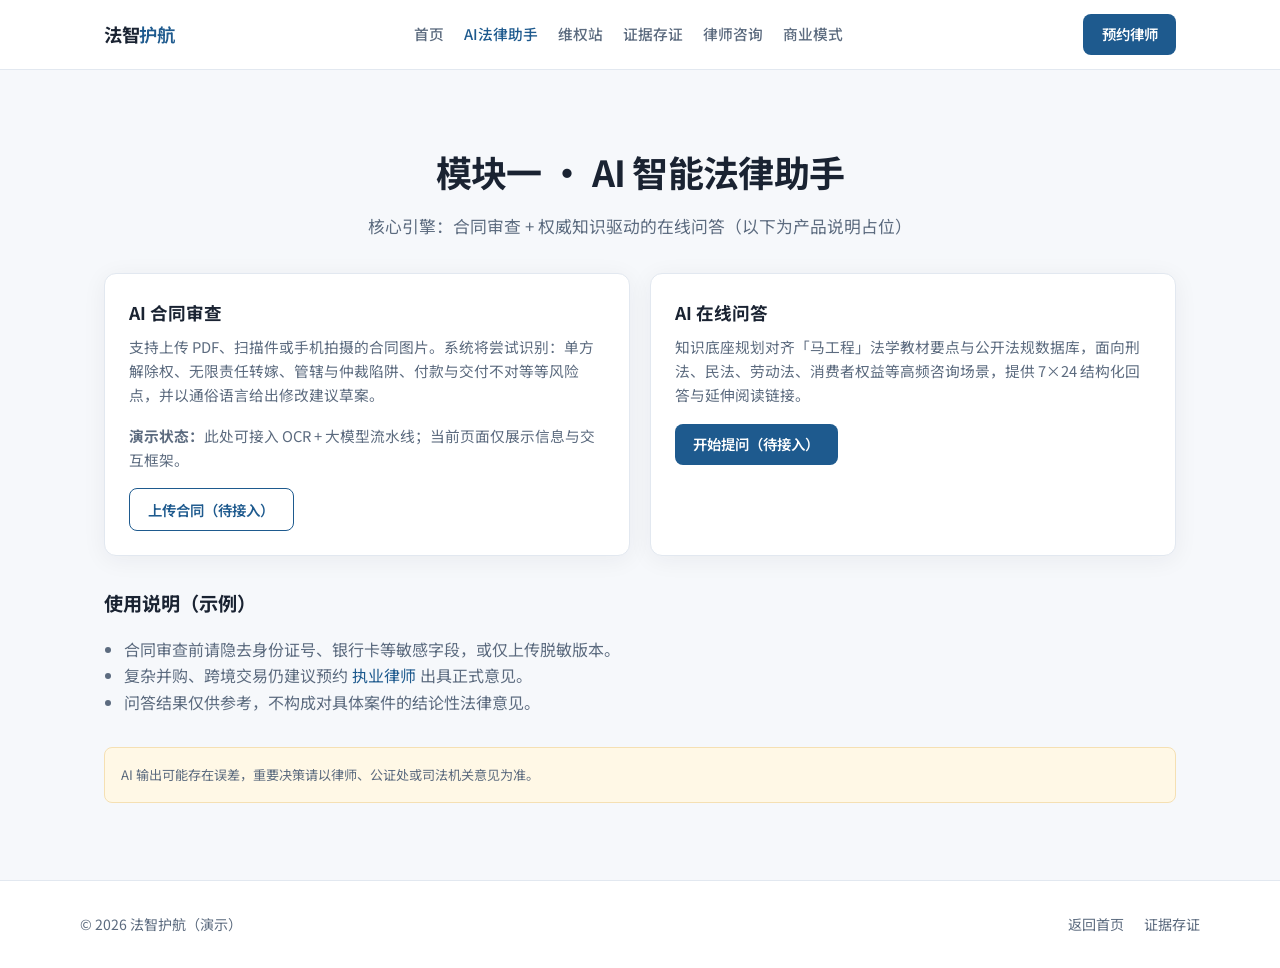
<file: ai-assistant.html>
<!DOCTYPE html>
<html lang="zh-CN">
  <head>
    <meta charset="UTF-8" />
    <meta name="viewport" content="width=device-width, initial-scale=1" />
    <title>AI 智能法律助手 — 法智护航</title>
    <link rel="preconnect" href="https://fonts.googleapis.com" />
    <link rel="preconnect" href="https://fonts.gstatic.com" crossorigin />
    <link
      href="https://fonts.googleapis.com/css2?family=Noto+Sans+SC:wght@400;500;600;700&display=swap"
      rel="stylesheet"
    />
    <link rel="stylesheet" href="assets/css/style.css" />
  </head>
  <body>
    <div class="layout">
      <header class="site-header">
        <div class="header-inner">
          <a class="logo" href="index.html">法智<span>护航</span></a>
          <nav class="nav-main" aria-label="主导航">
            <a href="index.html">首页</a>
            <a href="ai-assistant.html" class="active">AI法律助手</a>
            <a href="rights-station.html">维权站</a>
            <a href="evidence-center.html">证据存证</a>
            <a href="lawyer-booking.html">律师咨询</a>
            <a href="business-model.html">商业模式</a>
          </nav>
          <a class="btn btn-primary" href="lawyer-booking.html">预约律师</a>
        </div>
      </header>

      <main>
        <div class="page-hero">
          <h1>模块一 · AI 智能法律助手</h1>
          <p class="lead">核心引擎：合同审查 + 权威知识驱动的在线问答（以下为产品说明占位）</p>
        </div>

        <div class="card-grid" style="margin-bottom: 2rem">
          <article class="card">
            <h3>AI 合同审查</h3>
            <p>
              支持上传 PDF、扫描件或手机拍摄的合同图片。系统将尝试识别：单方解除权、无限责任转嫁、管辖与仲裁陷阱、付款与交付不对等等风险点，并以通俗语言给出修改建议草案。
            </p>
            <p><strong>演示状态：</strong>此处可接入 OCR + 大模型流水线；当前页面仅展示信息与交互框架。</p>
            <a class="btn btn-outline" href="#">上传合同（待接入）</a>
          </article>
          <article class="card">
            <h3>AI 在线问答</h3>
            <p>
              知识底座规划对齐「马工程」法学教材要点与公开法规数据库，面向刑法、民法、劳动法、消费者权益等高频咨询场景，提供 7×24 结构化回答与延伸阅读链接。
            </p>
            <a class="btn btn-primary" href="#">开始提问（待接入）</a>
          </article>
        </div>

        <div class="prose">
          <h2>使用说明（示例）</h2>
          <ul>
            <li>合同审查前请隐去身份证号、银行卡等敏感字段，或仅上传脱敏版本。</li>
            <li>复杂并购、跨境交易仍建议预约 <a href="lawyer-booking.html">执业律师</a> 出具正式意见。</li>
            <li>问答结果仅供参考，不构成对具体案件的结论性法律意见。</li>
          </ul>
        </div>

        <p class="disclaimer">
          AI 输出可能存在误差，重要决策请以律师、公证处或司法机关意见为准。
        </p>
      </main>

      <footer class="site-footer">
        <div class="footer-inner">
          <span>© 2026 法智护航（演示）</span>
          <div class="footer-links">
            <a href="index.html">返回首页</a>
            <a href="evidence-center.html">证据存证</a>
          </div>
        </div>
      </footer>
    </div>
  </body>
</html>
</file>
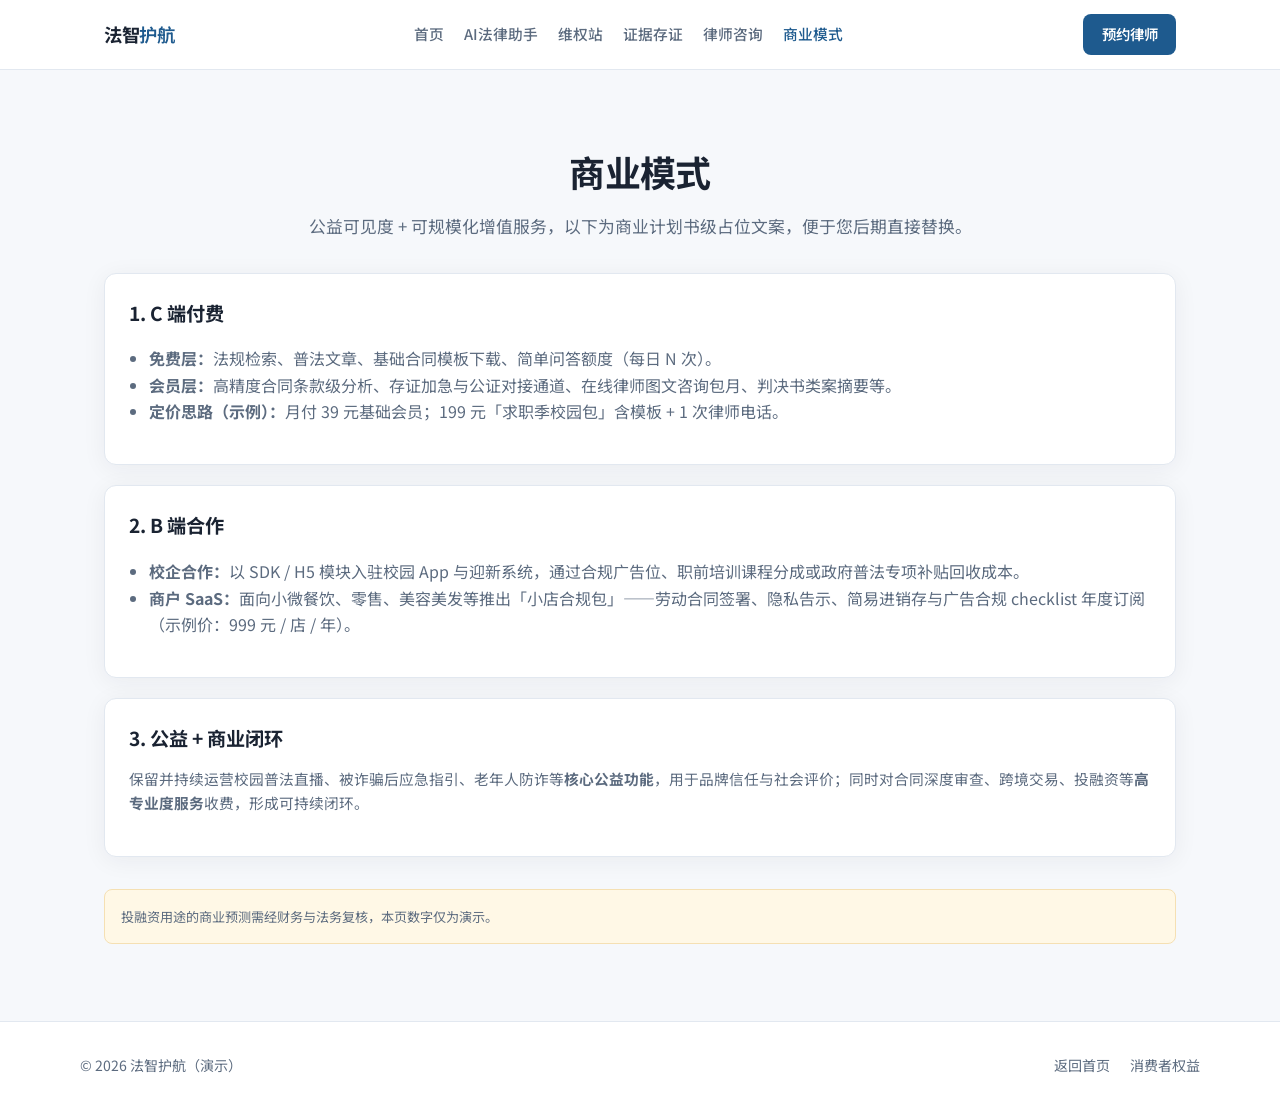
<file: business-model.html>
<!DOCTYPE html>
<html lang="zh-CN">
  <head>
    <meta charset="UTF-8" />
    <meta name="viewport" content="width=device-width, initial-scale=1" />
    <title>商业模式 — 法智护航</title>
    <link rel="preconnect" href="https://fonts.googleapis.com" />
    <link rel="preconnect" href="https://fonts.gstatic.com" crossorigin />
    <link
      href="https://fonts.googleapis.com/css2?family=Noto+Sans+SC:wght@400;500;600;700&display=swap"
      rel="stylesheet"
    />
    <link rel="stylesheet" href="assets/css/style.css" />
  </head>
  <body>
    <div class="layout">
      <header class="site-header">
        <div class="header-inner">
          <a class="logo" href="index.html">法智<span>护航</span></a>
          <nav class="nav-main" aria-label="主导航">
            <a href="index.html">首页</a>
            <a href="ai-assistant.html">AI法律助手</a>
            <a href="rights-station.html">维权站</a>
            <a href="evidence-center.html">证据存证</a>
            <a href="lawyer-booking.html">律师咨询</a>
            <a href="business-model.html" class="active">商业模式</a>
          </nav>
          <a class="btn btn-primary" href="lawyer-booking.html">预约律师</a>
        </div>
      </header>

      <main>
        <div class="page-hero">
          <h1>商业模式</h1>
          <p class="lead">公益可见度 + 可规模化增值服务，以下为商业计划书级占位文案，便于您后期直接替换。</p>
        </div>

        <div class="prose" style="max-width: none">
          <article class="card" style="margin-bottom: 1.25rem">
            <h2 style="margin-top: 0">1. C 端付费</h2>
            <ul>
              <li><strong>免费层：</strong>法规检索、普法文章、基础合同模板下载、简单问答额度（每日 N 次）。</li>
              <li>
                <strong>会员层：</strong>高精度合同条款级分析、存证加急与公证对接通道、在线律师图文咨询包月、判决书类案摘要等。
              </li>
              <li><strong>定价思路（示例）：</strong>月付 39 元基础会员；199 元「求职季校园包」含模板 + 1 次律师电话。</li>
            </ul>
          </article>

          <article class="card" style="margin-bottom: 1.25rem">
            <h2 style="margin-top: 0">2. B 端合作</h2>
            <ul>
              <li>
                <strong>校企合作：</strong>以 SDK / H5 模块入驻校园 App 与迎新系统，通过合规广告位、职前培训课程分成或政府普法专项补贴回收成本。
              </li>
              <li>
                <strong>商户 SaaS：</strong>面向小微餐饮、零售、美容美发等推出「小店合规包」——劳动合同签署、隐私告示、简易进销存与广告合规 checklist 年度订阅（示例价：999 元 / 店 / 年）。
              </li>
            </ul>
          </article>

          <article class="card">
            <h2 style="margin-top: 0">3. 公益 + 商业闭环</h2>
            <p>
              保留并持续运营校园普法直播、被诈骗后应急指引、老年人防诈等<strong>核心公益功能</strong>，用于品牌信任与社会评价；同时对合同深度审查、跨境交易、投融资等<strong>高专业度服务</strong>收费，形成可持续闭环。
            </p>
          </article>
        </div>

        <p class="disclaimer">投融资用途的商业预测需经财务与法务复核，本页数字仅为演示。</p>
      </main>

      <footer class="site-footer">
        <div class="footer-inner">
          <span>© 2026 法智护航（演示）</span>
          <div class="footer-links">
            <a href="index.html">返回首页</a>
            <a href="consumer-rights.html">消费者权益</a>
          </div>
        </div>
      </footer>
    </div>
  </body>
</html>
</file>
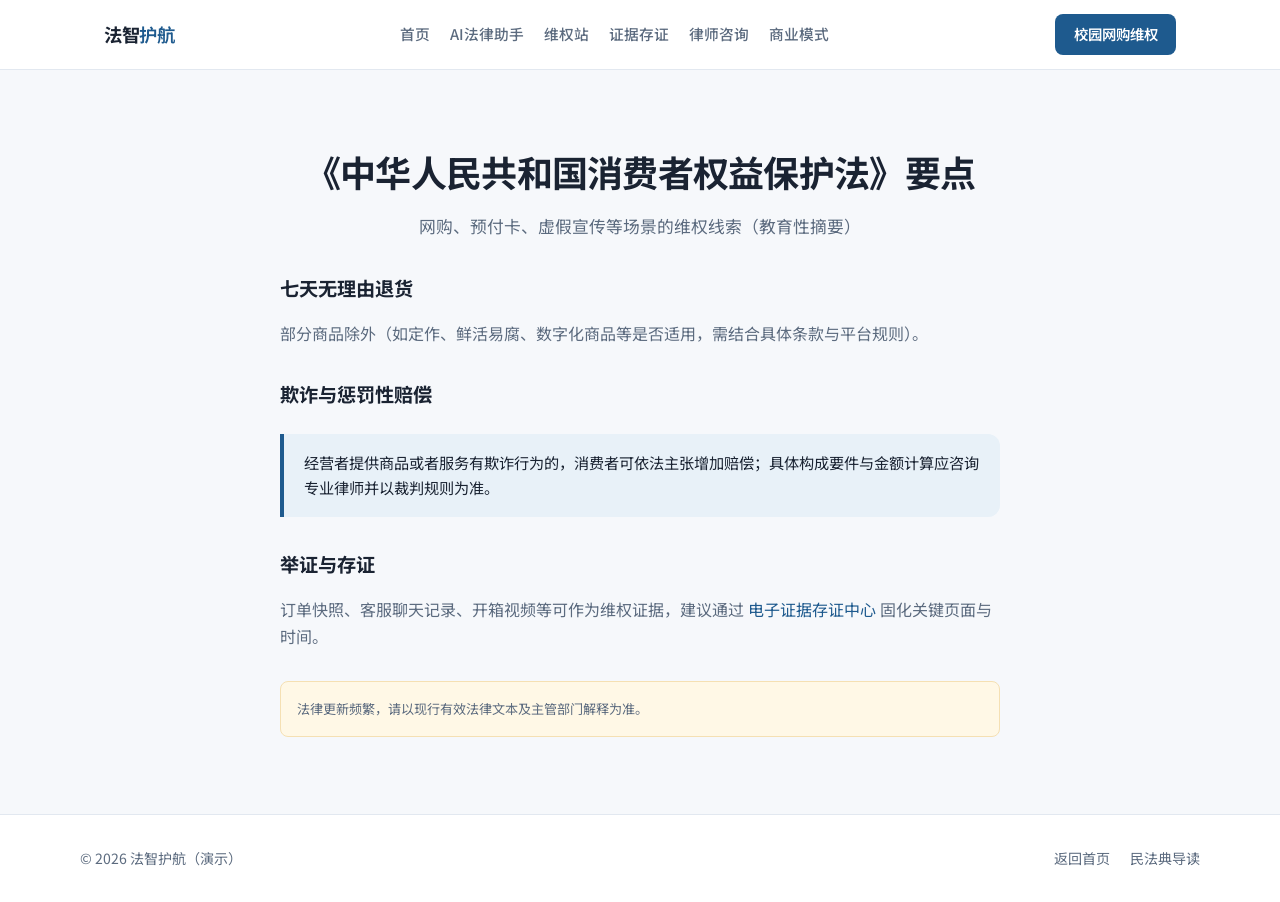
<file: consumer-rights.html>
<!DOCTYPE html>
<html lang="zh-CN">
  <head>
    <meta charset="UTF-8" />
    <meta name="viewport" content="width=device-width, initial-scale=1" />
    <title>消费者权益保护要点 — 法智护航</title>
    <link rel="preconnect" href="https://fonts.googleapis.com" />
    <link rel="preconnect" href="https://fonts.gstatic.com" crossorigin />
    <link
      href="https://fonts.googleapis.com/css2?family=Noto+Sans+SC:wght@400;500;600;700&display=swap"
      rel="stylesheet"
    />
    <link rel="stylesheet" href="assets/css/style.css" />
  </head>
  <body>
    <div class="layout">
      <header class="site-header">
        <div class="header-inner">
          <a class="logo" href="index.html">法智<span>护航</span></a>
          <nav class="nav-main" aria-label="主导航">
            <a href="index.html">首页</a>
            <a href="ai-assistant.html">AI法律助手</a>
            <a href="rights-station.html">维权站</a>
            <a href="evidence-center.html">证据存证</a>
            <a href="lawyer-booking.html">律师咨询</a>
            <a href="business-model.html">商业模式</a>
          </nav>
          <a class="btn btn-primary" href="rights-station.html">校园网购维权</a>
        </div>
      </header>

      <main>
        <div class="page-hero">
          <h1>《中华人民共和国消费者权益保护法》要点</h1>
          <p class="lead">网购、预付卡、虚假宣传等场景的维权线索（教育性摘要）</p>
        </div>

        <div class="prose">
          <h2>七天无理由退货</h2>
          <p>部分商品除外（如定作、鲜活易腐、数字化商品等是否适用，需结合具体条款与平台规则）。</p>

          <h2>欺诈与惩罚性赔偿</h2>
          <div class="law-quote">
            经营者提供商品或者服务有欺诈行为的，消费者可依法主张增加赔偿；具体构成要件与金额计算应咨询专业律师并以裁判规则为准。
          </div>

          <h2>举证与存证</h2>
          <p>订单快照、客服聊天记录、开箱视频等可作为维权证据，建议通过 <a href="evidence-center.html">电子证据存证中心</a> 固化关键页面与时间。</p>
        </div>

        <p class="disclaimer">法律更新频繁，请以现行有效法律文本及主管部门解释为准。</p>
      </main>

      <footer class="site-footer">
        <div class="footer-inner">
          <span>© 2026 法智护航（演示）</span>
          <div class="footer-links">
            <a href="index.html">返回首页</a>
            <a href="resource-civil-code.html">民法典导读</a>
          </div>
        </div>
      </footer>
    </div>
  </body>
</html>
</file>
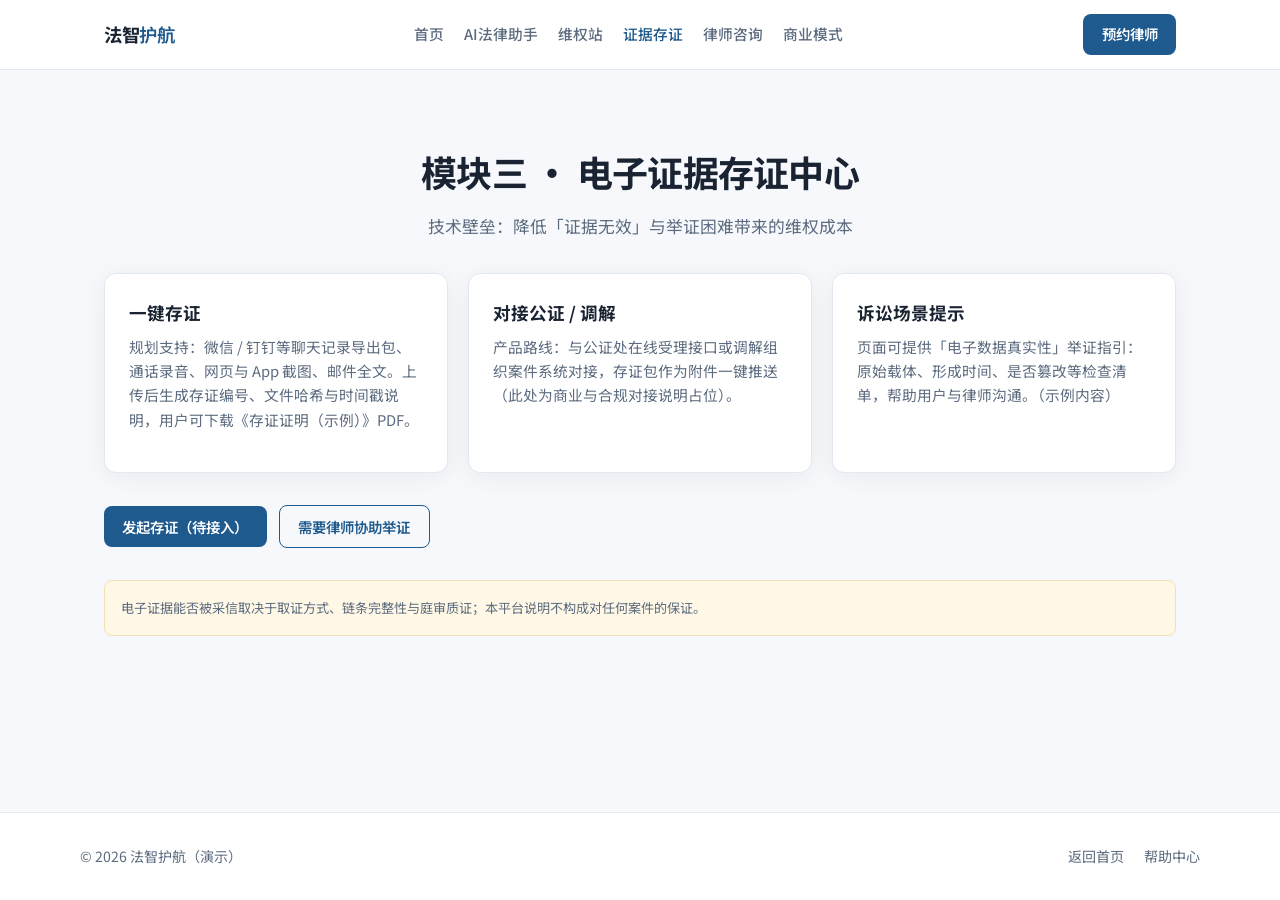
<file: evidence-center.html>
<!DOCTYPE html>
<html lang="zh-CN">
  <head>
    <meta charset="UTF-8" />
    <meta name="viewport" content="width=device-width, initial-scale=1" />
    <title>电子证据存证中心 — 法智护航</title>
    <link rel="preconnect" href="https://fonts.googleapis.com" />
    <link rel="preconnect" href="https://fonts.gstatic.com" crossorigin />
    <link
      href="https://fonts.googleapis.com/css2?family=Noto+Sans+SC:wght@400;500;600;700&display=swap"
      rel="stylesheet"
    />
    <link rel="stylesheet" href="assets/css/style.css" />
  </head>
  <body>
    <div class="layout">
      <header class="site-header">
        <div class="header-inner">
          <a class="logo" href="index.html">法智<span>护航</span></a>
          <nav class="nav-main" aria-label="主导航">
            <a href="index.html">首页</a>
            <a href="ai-assistant.html">AI法律助手</a>
            <a href="rights-station.html">维权站</a>
            <a href="evidence-center.html" class="active">证据存证</a>
            <a href="lawyer-booking.html">律师咨询</a>
            <a href="business-model.html">商业模式</a>
          </nav>
          <a class="btn btn-primary" href="lawyer-booking.html">预约律师</a>
        </div>
      </header>

      <main>
        <div class="page-hero">
          <h1>模块三 · 电子证据存证中心</h1>
          <p class="lead">技术壁垒：降低「证据无效」与举证困难带来的维权成本</p>
        </div>

        <div class="prose" style="max-width: none">
          <div class="card-grid">
            <article class="card">
              <h3>一键存证</h3>
              <p>
                规划支持：微信 / 钉钉等聊天记录导出包、通话录音、网页与 App
                截图、邮件全文。上传后生成存证编号、文件哈希与时间戳说明，用户可下载《存证证明（示例）》PDF。
              </p>
            </article>
            <article class="card">
              <h3>对接公证 / 调解</h3>
              <p>
                产品路线：与公证处在线受理接口或调解组织案件系统对接，存证包作为附件一键推送（此处为商业与合规对接说明占位）。
              </p>
            </article>
            <article class="card">
              <h3>诉讼场景提示</h3>
              <p>
                页面可提供「电子数据真实性」举证指引：原始载体、形成时间、是否篡改等检查清单，帮助用户与律师沟通。（示例内容）
              </p>
            </article>
          </div>
        </div>

        <div style="margin-top: 2rem">
          <a class="btn btn-primary" href="#">发起存证（待接入）</a>
          <a class="btn btn-outline" href="lawyer-booking.html" style="margin-left: 0.5rem">需要律师协助举证</a>
        </div>

        <p class="disclaimer">
          电子证据能否被采信取决于取证方式、链条完整性与庭审质证；本平台说明不构成对任何案件的保证。
        </p>
      </main>

      <footer class="site-footer">
        <div class="footer-inner">
          <span>© 2026 法智护航（演示）</span>
          <div class="footer-links">
            <a href="index.html">返回首页</a>
            <a href="help-center.html">帮助中心</a>
          </div>
        </div>
      </footer>
    </div>
  </body>
</html>
</file>
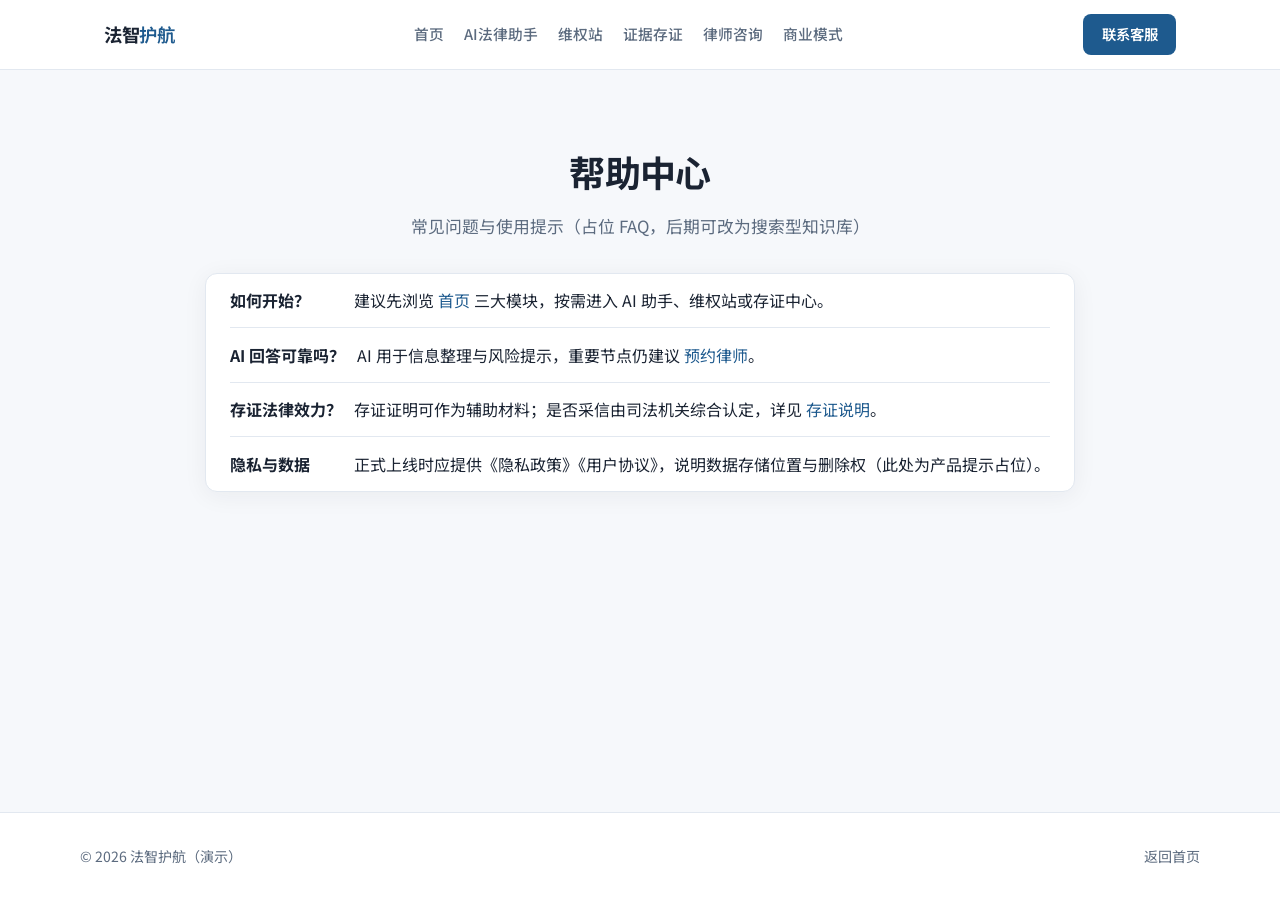
<file: help-center.html>
<!DOCTYPE html>
<html lang="zh-CN">
  <head>
    <meta charset="UTF-8" />
    <meta name="viewport" content="width=device-width, initial-scale=1" />
    <title>帮助中心 — 法智护航</title>
    <link rel="preconnect" href="https://fonts.googleapis.com" />
    <link rel="preconnect" href="https://fonts.gstatic.com" crossorigin />
    <link
      href="https://fonts.googleapis.com/css2?family=Noto+Sans+SC:wght@400;500;600;700&display=swap"
      rel="stylesheet"
    />
    <link rel="stylesheet" href="assets/css/style.css" />
  </head>
  <body>
    <div class="layout">
      <header class="site-header">
        <div class="header-inner">
          <a class="logo" href="index.html">法智<span>护航</span></a>
          <nav class="nav-main" aria-label="主导航">
            <a href="index.html">首页</a>
            <a href="ai-assistant.html">AI法律助手</a>
            <a href="rights-station.html">维权站</a>
            <a href="evidence-center.html">证据存证</a>
            <a href="lawyer-booking.html">律师咨询</a>
            <a href="business-model.html">商业模式</a>
          </nav>
          <a class="btn btn-primary" href="lawyer-booking.html">联系客服</a>
        </div>
      </header>

      <main>
        <div class="page-hero">
          <h1>帮助中心</h1>
          <p class="lead">常见问题与使用提示（占位 FAQ，后期可改为搜索型知识库）</p>
        </div>

        <ul class="feature-list" style="background: var(--surface); border-radius: var(--radius); padding: 0 1.5rem; border: 1px solid var(--border); box-shadow: var(--shadow)">
          <li>
            <strong>如何开始？</strong>
            <span>建议先浏览 <a href="index.html">首页</a> 三大模块，按需进入 AI 助手、维权站或存证中心。</span>
          </li>
          <li>
            <strong>AI 回答可靠吗？</strong>
            <span>AI 用于信息整理与风险提示，重要节点仍建议 <a href="lawyer-booking.html">预约律师</a>。</span>
          </li>
          <li>
            <strong>存证法律效力？</strong>
            <span>存证证明可作为辅助材料；是否采信由司法机关综合认定，详见 <a href="evidence-center.html">存证说明</a>。</span>
          </li>
          <li>
            <strong>隐私与数据</strong>
            <span>正式上线时应提供《隐私政策》《用户协议》，说明数据存储位置与删除权（此处为产品提示占位）。</span>
          </li>
        </ul>
      </main>

      <footer class="site-footer">
        <div class="footer-inner">
          <span>© 2026 法智护航（演示）</span>
          <div class="footer-links">
            <a href="index.html">返回首页</a>
          </div>
        </div>
      </footer>
    </div>
  </body>
</html>
</file>
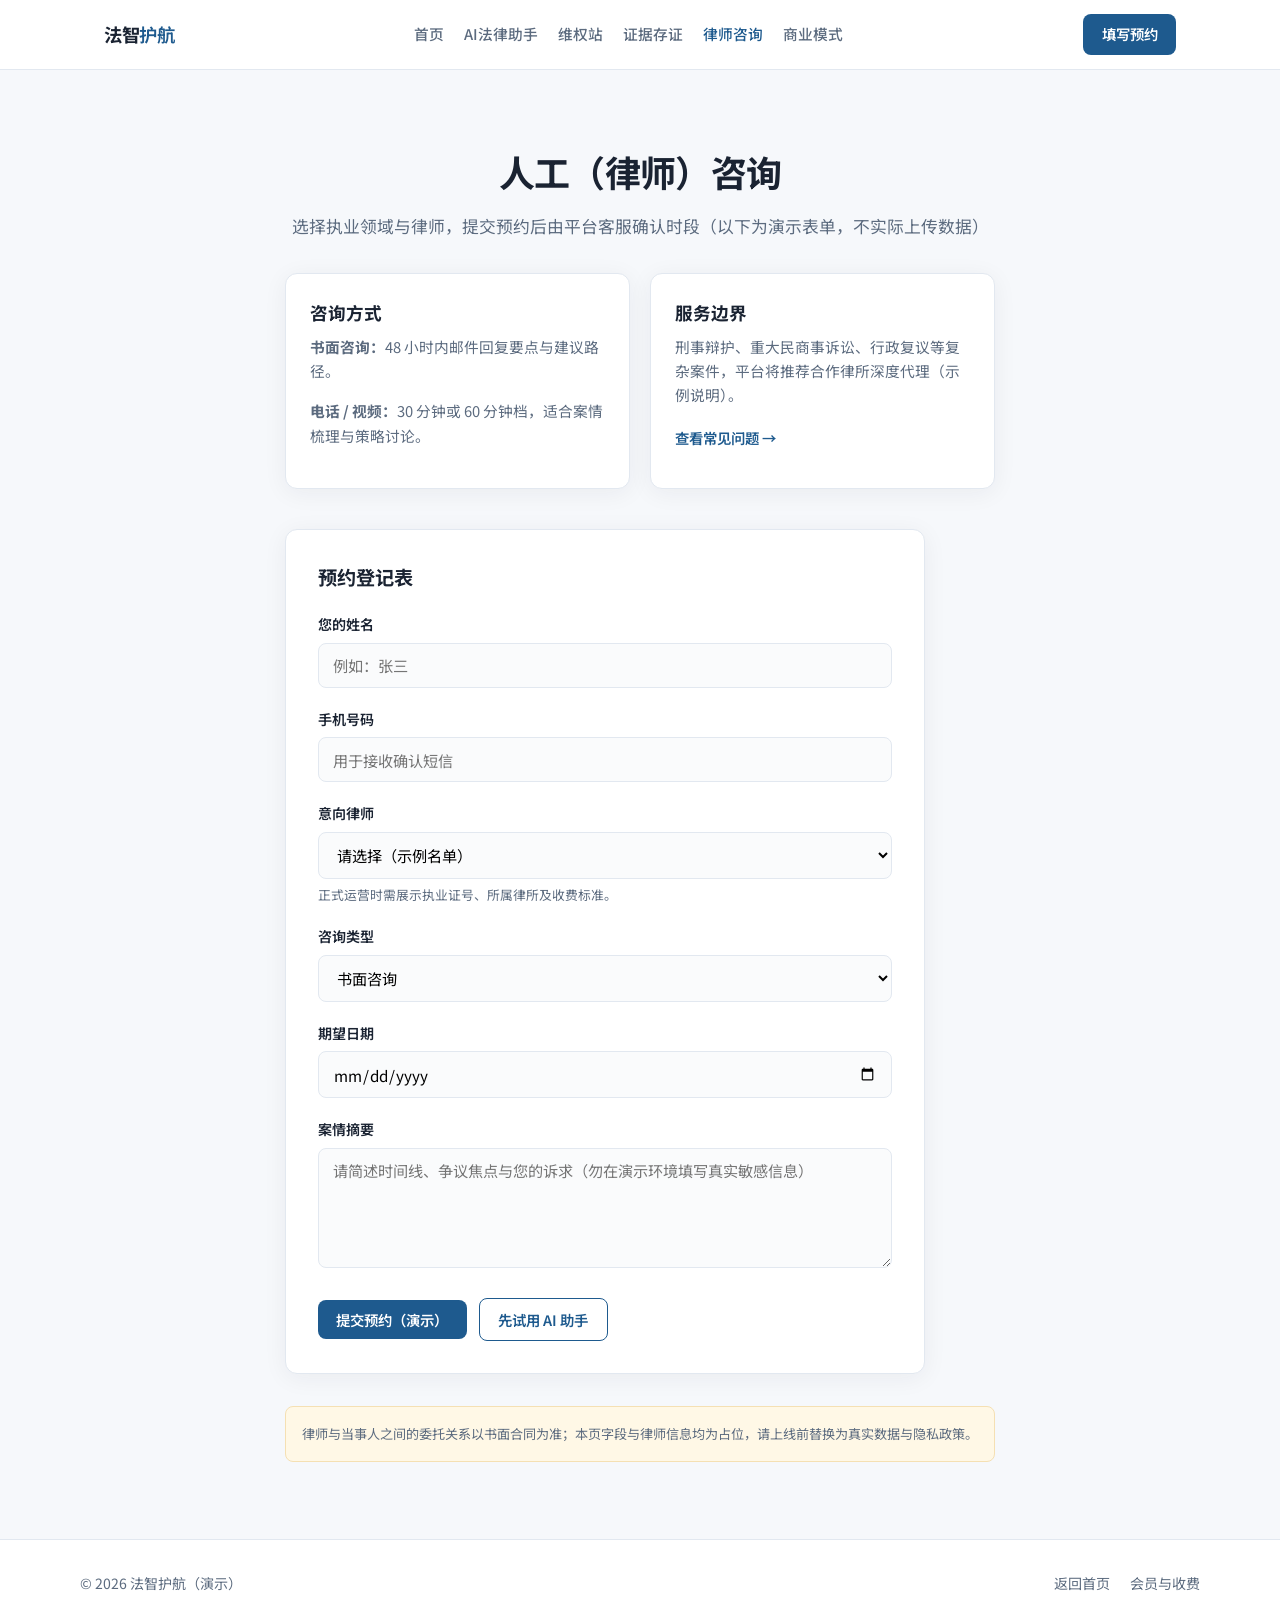
<file: lawyer-booking.html>
<!DOCTYPE html>
<html lang="zh-CN">
  <head>
    <meta charset="UTF-8" />
    <meta name="viewport" content="width=device-width, initial-scale=1" />
    <title>人工律师咨询与预约 — 法智护航</title>
    <link rel="preconnect" href="https://fonts.googleapis.com" />
    <link rel="preconnect" href="https://fonts.gstatic.com" crossorigin />
    <link
      href="https://fonts.googleapis.com/css2?family=Noto+Sans+SC:wght@400;500;600;700&display=swap"
      rel="stylesheet"
    />
    <link rel="stylesheet" href="assets/css/style.css" />
  </head>
  <body>
    <div class="layout">
      <header class="site-header">
        <div class="header-inner">
          <a class="logo" href="index.html">法智<span>护航</span></a>
          <nav class="nav-main" aria-label="主导航">
            <a href="index.html">首页</a>
            <a href="ai-assistant.html">AI法律助手</a>
            <a href="rights-station.html">维权站</a>
            <a href="evidence-center.html">证据存证</a>
            <a href="lawyer-booking.html" class="active">律师咨询</a>
            <a href="business-model.html">商业模式</a>
          </nav>
          <a class="btn btn-primary" href="#booking-form">填写预约</a>
        </div>
      </header>

      <main>
        <div class="page-hero">
          <h1>人工（律师）咨询</h1>
          <p class="lead">选择执业领域与律师，提交预约后由平台客服确认时段（以下为演示表单，不实际上传数据）</p>
        </div>

        <div class="card-grid" style="margin-bottom: 2.5rem">
          <article class="card">
            <h3>咨询方式</h3>
            <p><strong>书面咨询：</strong>48 小时内邮件回复要点与建议路径。</p>
            <p><strong>电话 / 视频：</strong>30 分钟或 60 分钟档，适合案情梳理与策略讨论。</p>
          </article>
          <article class="card">
            <h3>服务边界</h3>
            <p>刑事辩护、重大民商事诉讼、行政复议等复杂案件，平台将推荐合作律所深度代理（示例说明）。</p>
            <a class="card-link" href="help-center.html">查看常见问题 →</a>
          </article>
        </div>

        <section id="booking-form" class="form-section" aria-labelledby="form-title">
          <h2 id="form-title" style="margin-top: 0; margin-bottom: 1.25rem; font-size: 1.2rem">预约登记表</h2>
          <form action="#" method="get" onsubmit="alert('演示站点：表单未连接后端，后期可替换为真实接口。'); return false;">
            <div class="form-row">
              <label for="name">您的姓名</label>
              <input id="name" name="name" type="text" autocomplete="name" placeholder="例如：张三" required />
            </div>
            <div class="form-row">
              <label for="phone">手机号码</label>
              <input id="phone" name="phone" type="tel" autocomplete="tel" placeholder="用于接收确认短信" required />
            </div>
            <div class="form-row">
              <label for="lawyer">意向律师</label>
              <select id="lawyer" name="lawyer" required>
                <option value="">请选择（示例名单）</option>
                <option value="li">李律师 · 民商事 / 合同</option>
                <option value="wang">王律师 · 劳动人事 / 工伤</option>
                <option value="zhao">赵律师 · 刑事合规 / 控告代理</option>
                <option value="chen">陈律师 · 知识产权 / 数据合规</option>
                <option value="any">不限，由平台推荐</option>
              </select>
              <small>正式运营时需展示执业证号、所属律所及收费标准。</small>
            </div>
            <div class="form-row">
              <label for="type">咨询类型</label>
              <select id="type" name="type" required>
                <option value="written">书面咨询</option>
                <option value="phone30">电话 30 分钟</option>
                <option value="phone60">电话 60 分钟</option>
                <option value="video">视频会议</option>
              </select>
            </div>
            <div class="form-row">
              <label for="date">期望日期</label>
              <input id="date" name="date" type="date" required />
            </div>
            <div class="form-row">
              <label for="topic">案情摘要</label>
              <textarea id="topic" name="topic" placeholder="请简述时间线、争议焦点与您的诉求（勿在演示环境填写真实敏感信息）" required></textarea>
            </div>
            <div class="form-actions">
              <button type="submit" class="btn btn-primary">提交预约（演示）</button>
              <a class="btn btn-outline" href="ai-assistant.html" style="margin-left: 0.5rem">先试用 AI 助手</a>
            </div>
          </form>
        </section>

        <p class="disclaimer" style="margin-top: 2rem">
          律师与当事人之间的委托关系以书面合同为准；本页字段与律师信息均为占位，请上线前替换为真实数据与隐私政策。
        </p>
      </main>

      <footer class="site-footer">
        <div class="footer-inner">
          <span>© 2026 法智护航（演示）</span>
          <div class="footer-links">
            <a href="index.html">返回首页</a>
            <a href="business-model.html">会员与收费</a>
          </div>
        </div>
      </footer>
    </div>
  </body>
</html>
</file>
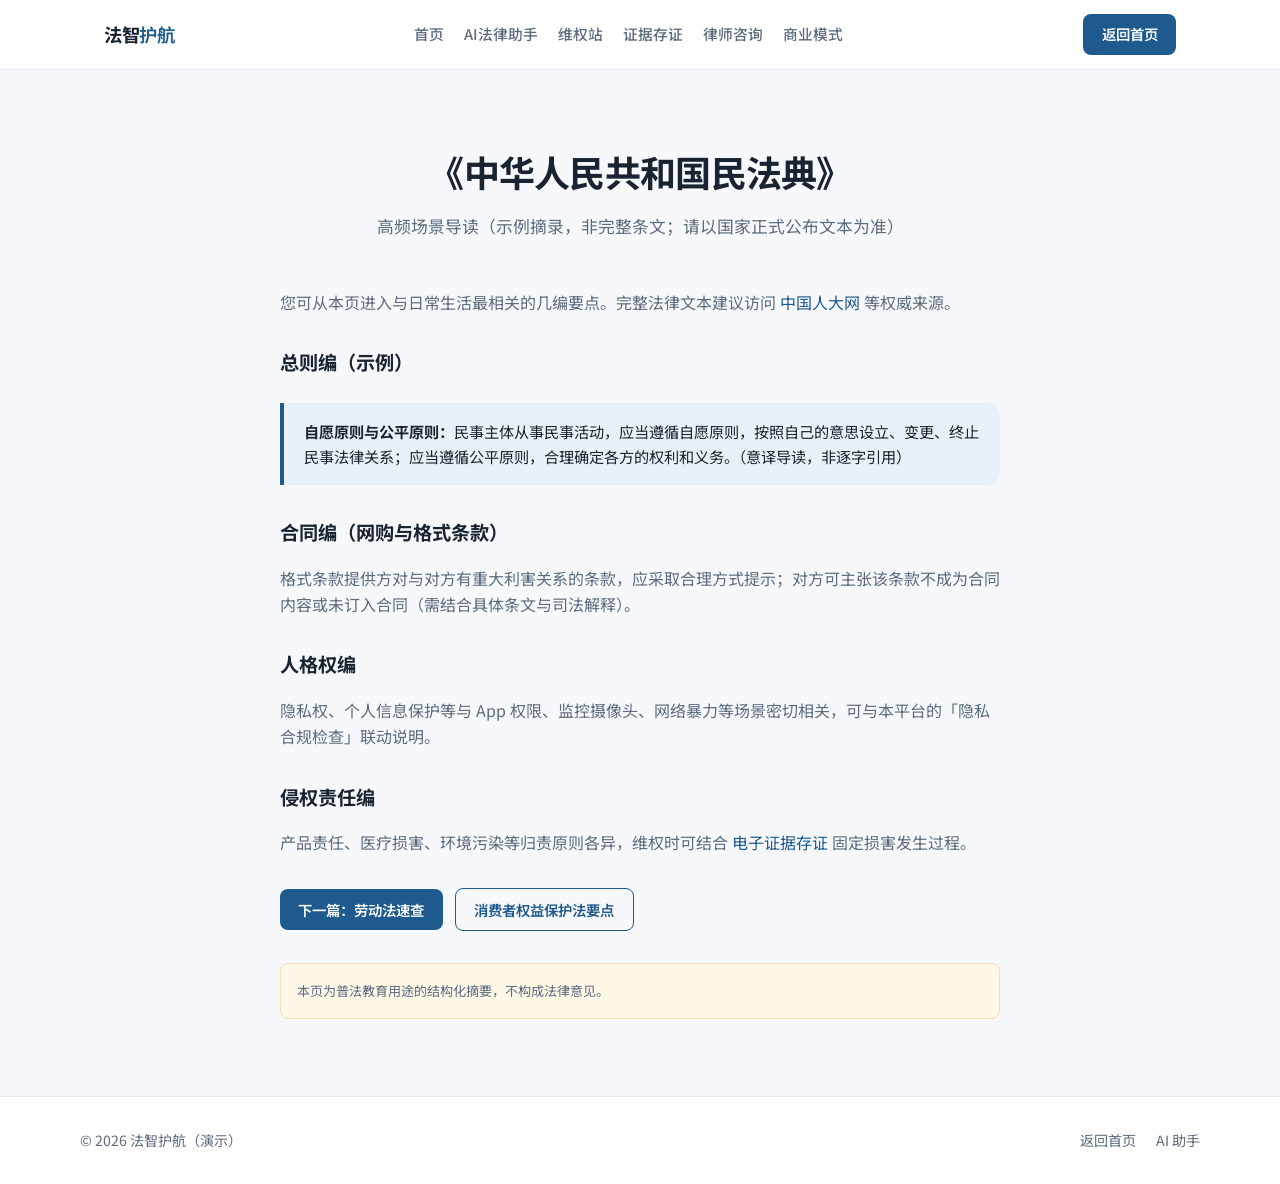
<file: resource-civil-code.html>
<!DOCTYPE html>
<html lang="zh-CN">
  <head>
    <meta charset="UTF-8" />
    <meta name="viewport" content="width=device-width, initial-scale=1" />
    <title>《中华人民共和国民法典》导读 — 法智护航</title>
    <link rel="preconnect" href="https://fonts.googleapis.com" />
    <link rel="preconnect" href="https://fonts.gstatic.com" crossorigin />
    <link
      href="https://fonts.googleapis.com/css2?family=Noto+Sans+SC:wght@400;500;600;700&display=swap"
      rel="stylesheet"
    />
    <link rel="stylesheet" href="assets/css/style.css" />
  </head>
  <body>
    <div class="layout">
      <header class="site-header">
        <div class="header-inner">
          <a class="logo" href="index.html">法智<span>护航</span></a>
          <nav class="nav-main" aria-label="主导航">
            <a href="index.html">首页</a>
            <a href="ai-assistant.html">AI法律助手</a>
            <a href="rights-station.html">维权站</a>
            <a href="evidence-center.html">证据存证</a>
            <a href="lawyer-booking.html">律师咨询</a>
            <a href="business-model.html">商业模式</a>
          </nav>
          <a class="btn btn-primary" href="index.html">返回首页</a>
        </div>
      </header>

      <main>
        <div class="page-hero">
          <h1>《中华人民共和国民法典》</h1>
          <p class="lead">高频场景导读（示例摘录，非完整条文；请以国家正式公布文本为准）</p>
        </div>

        <div class="prose" style="max-width: 720px">
          <p>
            您可从本页进入与日常生活最相关的几编要点。完整法律文本建议访问
            <a href="https://www.npc.gov.cn/" target="_blank" rel="noopener noreferrer">中国人大网</a>
            等权威来源。
          </p>

          <h2>总则编（示例）</h2>
          <div class="law-quote">
            <strong>自愿原则与公平原则：</strong>民事主体从事民事活动，应当遵循自愿原则，按照自己的意思设立、变更、终止民事法律关系；应当遵循公平原则，合理确定各方的权利和义务。（意译导读，非逐字引用）
          </div>

          <h2>合同编（网购与格式条款）</h2>
          <p>格式条款提供方对与对方有重大利害关系的条款，应采取合理方式提示；对方可主张该条款不成为合同内容或未订入合同（需结合具体条文与司法解释）。</p>

          <h2>人格权编</h2>
          <p>隐私权、个人信息保护等与 App 权限、监控摄像头、网络暴力等场景密切相关，可与本平台的「隐私合规检查」联动说明。</p>

          <h2>侵权责任编</h2>
          <p>产品责任、医疗损害、环境污染等归责原则各异，维权时可结合 <a href="evidence-center.html">电子证据存证</a> 固定损害发生过程。</p>
        </div>

        <div style="margin-top: 2rem">
          <a class="btn btn-primary" href="resource-labor-law.html">下一篇：劳动法速查</a>
          <a class="btn btn-outline" href="consumer-rights.html" style="margin-left: 0.5rem">消费者权益保护法要点</a>
        </div>

        <p class="disclaimer">本页为普法教育用途的结构化摘要，不构成法律意见。</p>
      </main>

      <footer class="site-footer">
        <div class="footer-inner">
          <span>© 2026 法智护航（演示）</span>
          <div class="footer-links">
            <a href="index.html">返回首页</a>
            <a href="ai-assistant.html">AI 助手</a>
          </div>
        </div>
      </footer>
    </div>
  </body>
</html>
</file>
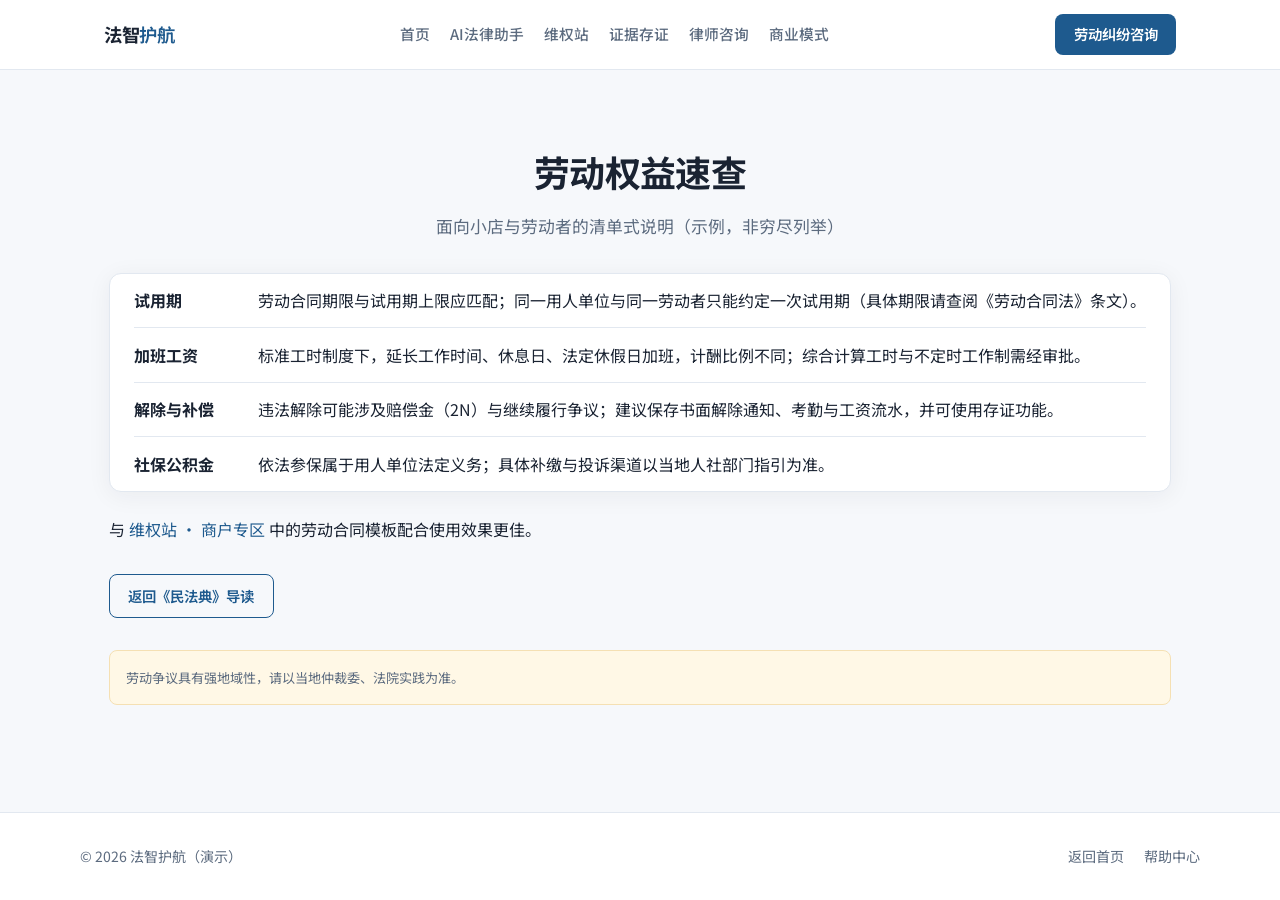
<file: resource-labor-law.html>
<!DOCTYPE html>
<html lang="zh-CN">
  <head>
    <meta charset="UTF-8" />
    <meta name="viewport" content="width=device-width, initial-scale=1" />
    <title>劳动法与劳动合同速查 — 法智护航</title>
    <link rel="preconnect" href="https://fonts.googleapis.com" />
    <link rel="preconnect" href="https://fonts.gstatic.com" crossorigin />
    <link
      href="https://fonts.googleapis.com/css2?family=Noto+Sans+SC:wght@400;500;600;700&display=swap"
      rel="stylesheet"
    />
    <link rel="stylesheet" href="assets/css/style.css" />
  </head>
  <body>
    <div class="layout">
      <header class="site-header">
        <div class="header-inner">
          <a class="logo" href="index.html">法智<span>护航</span></a>
          <nav class="nav-main" aria-label="主导航">
            <a href="index.html">首页</a>
            <a href="ai-assistant.html">AI法律助手</a>
            <a href="rights-station.html">维权站</a>
            <a href="evidence-center.html">证据存证</a>
            <a href="lawyer-booking.html">律师咨询</a>
            <a href="business-model.html">商业模式</a>
          </nav>
          <a class="btn btn-primary" href="lawyer-booking.html">劳动纠纷咨询</a>
        </div>
      </header>

      <main>
        <div class="page-hero">
          <h1>劳动权益速查</h1>
          <p class="lead">面向小店与劳动者的清单式说明（示例，非穷尽列举）</p>
        </div>

        <ul class="feature-list" style="background: var(--surface); border-radius: var(--radius); padding: 0 1.5rem; border: 1px solid var(--border); box-shadow: var(--shadow)">
          <li>
            <strong>试用期</strong>
            <span>劳动合同期限与试用期上限应匹配；同一用人单位与同一劳动者只能约定一次试用期（具体期限请查阅《劳动合同法》条文）。</span>
          </li>
          <li>
            <strong>加班工资</strong>
            <span>标准工时制度下，延长工作时间、休息日、法定休假日加班，计酬比例不同；综合计算工时与不定时工作制需经审批。</span>
          </li>
          <li>
            <strong>解除与补偿</strong>
            <span>违法解除可能涉及赔偿金（2N）与继续履行争议；建议保存书面解除通知、考勤与工资流水，并可使用存证功能。</span>
          </li>
          <li>
            <strong>社保公积金</strong>
            <span>依法参保属于用人单位法定义务；具体补缴与投诉渠道以当地人社部门指引为准。</span>
          </li>
        </ul>

        <p style="margin-top: 1.5rem">
          与 <a href="rights-station.html">维权站 · 商户专区</a> 中的劳动合同模板配合使用效果更佳。
        </p>

        <div style="margin-top: 2rem">
          <a class="btn btn-outline" href="resource-civil-code.html">返回《民法典》导读</a>
        </div>

        <p class="disclaimer">劳动争议具有强地域性，请以当地仲裁委、法院实践为准。</p>
      </main>

      <footer class="site-footer">
        <div class="footer-inner">
          <span>© 2026 法智护航（演示）</span>
          <div class="footer-links">
            <a href="index.html">返回首页</a>
            <a href="help-center.html">帮助中心</a>
          </div>
        </div>
      </footer>
    </div>
  </body>
</html>
</file>
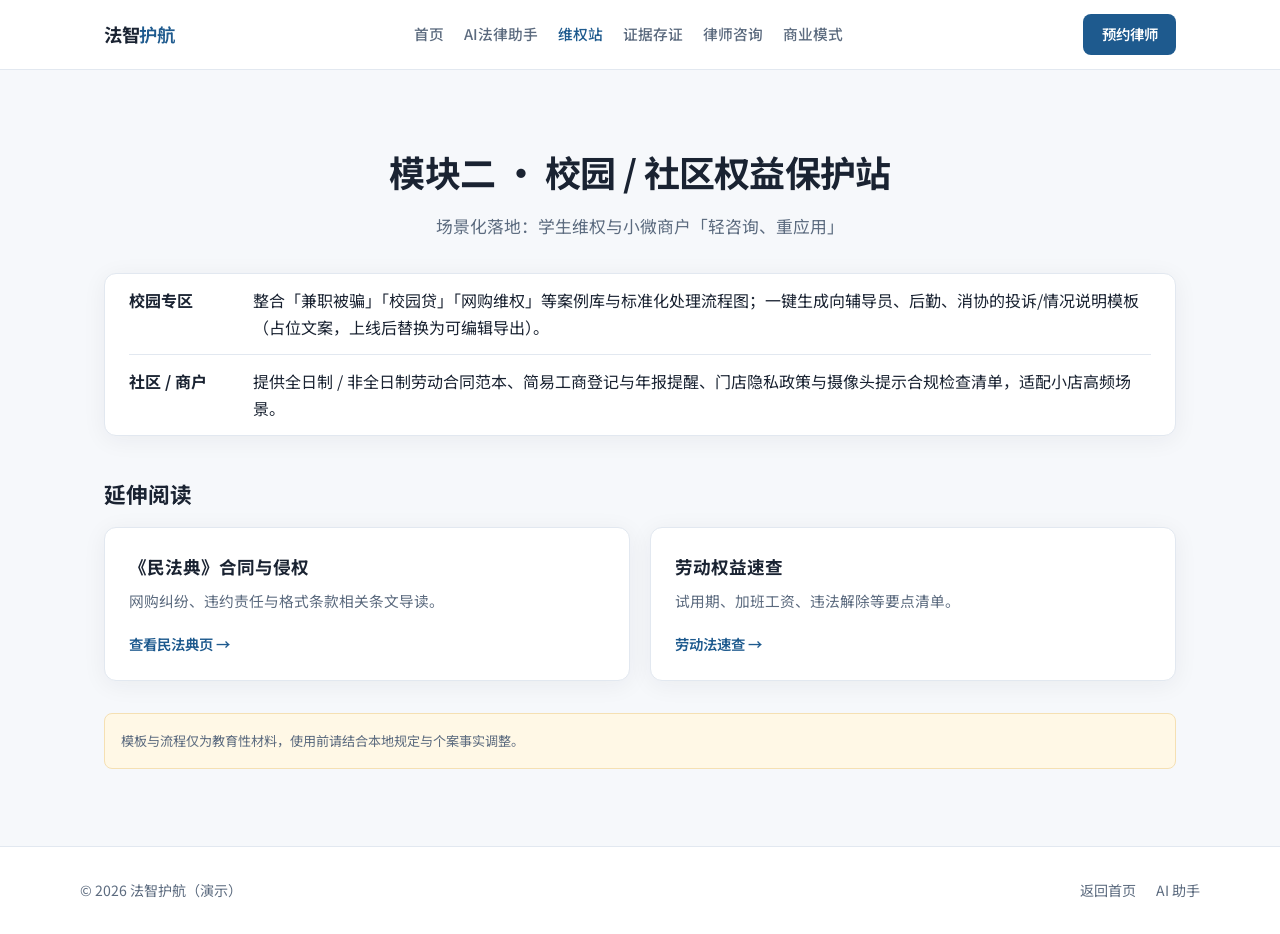
<file: rights-station.html>
<!DOCTYPE html>
<html lang="zh-CN">
  <head>
    <meta charset="UTF-8" />
    <meta name="viewport" content="width=device-width, initial-scale=1" />
    <title>校园 / 社区权益保护站 — 法智护航</title>
    <link rel="preconnect" href="https://fonts.googleapis.com" />
    <link rel="preconnect" href="https://fonts.gstatic.com" crossorigin />
    <link
      href="https://fonts.googleapis.com/css2?family=Noto+Sans+SC:wght@400;500;600;700&display=swap"
      rel="stylesheet"
    />
    <link rel="stylesheet" href="assets/css/style.css" />
  </head>
  <body>
    <div class="layout">
      <header class="site-header">
        <div class="header-inner">
          <a class="logo" href="index.html">法智<span>护航</span></a>
          <nav class="nav-main" aria-label="主导航">
            <a href="index.html">首页</a>
            <a href="ai-assistant.html">AI法律助手</a>
            <a href="rights-station.html" class="active">维权站</a>
            <a href="evidence-center.html">证据存证</a>
            <a href="lawyer-booking.html">律师咨询</a>
            <a href="business-model.html">商业模式</a>
          </nav>
          <a class="btn btn-primary" href="lawyer-booking.html">预约律师</a>
        </div>
      </header>

      <main>
        <div class="page-hero">
          <h1>模块二 · 校园 / 社区权益保护站</h1>
          <p class="lead">场景化落地：学生维权与小微商户「轻咨询、重应用」</p>
        </div>

        <ul class="feature-list" style="background: var(--surface); border-radius: var(--radius); padding: 0 1.5rem; border: 1px solid var(--border); box-shadow: var(--shadow)">
          <li>
            <strong>校园专区</strong>
            <span
              >整合「兼职被骗」「校园贷」「网购维权」等案例库与标准化处理流程图；一键生成向辅导员、后勤、消协的投诉/情况说明模板（占位文案，上线后替换为可编辑导出）。</span
            >
          </li>
          <li>
            <strong>社区 / 商户</strong>
            <span
              >提供全日制 / 非全日制劳动合同范本、简易工商登记与年报提醒、门店隐私政策与摄像头提示合规检查清单，适配小店高频场景。</span
            >
          </li>
        </ul>

        <section style="margin-top: 2.5rem">
          <h2 class="section-title">延伸阅读</h2>
          <div class="card-grid">
            <article class="card">
              <h3>《民法典》合同与侵权</h3>
              <p>网购纠纷、违约责任与格式条款相关条文导读。</p>
              <a class="card-link" href="resource-civil-code.html">查看民法典页 →</a>
            </article>
            <article class="card">
              <h3>劳动权益速查</h3>
              <p>试用期、加班工资、违法解除等要点清单。</p>
              <a class="card-link" href="resource-labor-law.html">劳动法速查 →</a>
            </article>
          </div>
        </section>

        <p class="disclaimer">
          模板与流程仅为教育性材料，使用前请结合本地规定与个案事实调整。
        </p>
      </main>

      <footer class="site-footer">
        <div class="footer-inner">
          <span>© 2026 法智护航（演示）</span>
          <div class="footer-links">
            <a href="index.html">返回首页</a>
            <a href="ai-assistant.html">AI 助手</a>
          </div>
        </div>
      </footer>
    </div>
  </body>
</html>
</file>
<file: assets/css/style.css>
/* 法智护航 — 全局样式 */
:root {
  --bg: #f6f8fb;
  --surface: #ffffff;
  --text: #1a2332;
  --muted: #5c6b7f;
  --accent: #1e5a8e;
  --accent-soft: #e8f1f8;
  --accent-hover: #164a72;
  --border: #e2e8f0;
  --success: #0d7a5f;
  --warning: #b45309;
  --radius: 12px;
  --shadow: 0 4px 24px rgba(26, 35, 50, 0.06);
  --font: "Noto Sans SC", system-ui, -apple-system, sans-serif;
}

*,
*::before,
*::after {
  box-sizing: border-box;
}

html {
  scroll-behavior: smooth;
}

body {
  margin: 0;
  font-family: var(--font);
  font-size: 16px;
  line-height: 1.65;
  color: var(--text);
  background: var(--bg);
  min-height: 100vh;
}

a {
  color: var(--accent);
  text-decoration: none;
}

a:hover {
  text-decoration: underline;
}

img {
  max-width: 100%;
  height: auto;
  display: block;
}

/* 顶栏 */
.site-header {
  position: sticky;
  top: 0;
  z-index: 100;
  background: rgba(255, 255, 255, 0.92);
  backdrop-filter: blur(10px);
  border-bottom: 1px solid var(--border);
}

.header-inner {
  max-width: 1120px;
  margin: 0 auto;
  padding: 0.85rem 1.5rem;
  display: flex;
  align-items: center;
  justify-content: space-between;
  gap: 1rem;
}

.logo {
  font-weight: 700;
  font-size: 1.15rem;
  color: var(--text);
  letter-spacing: -0.02em;
}

.logo span {
  color: var(--accent);
  font-weight: 600;
}

.logo:hover {
  text-decoration: none;
  opacity: 0.9;
}

.nav-main {
  display: flex;
  flex-wrap: wrap;
  align-items: center;
  gap: 0.35rem 1.25rem;
}

.nav-main a {
  color: var(--muted);
  font-size: 0.92rem;
  font-weight: 500;
}

.nav-main a:hover,
.nav-main a.active {
  color: var(--accent);
  text-decoration: none;
}

.btn {
  display: inline-flex;
  align-items: center;
  justify-content: center;
  padding: 0.55rem 1.15rem;
  font-family: inherit;
  font-size: 0.9rem;
  font-weight: 600;
  border-radius: 8px;
  border: none;
  cursor: pointer;
  transition: background 0.2s, transform 0.15s;
}

.btn-primary {
  background: var(--accent);
  color: #fff;
}

.btn-primary:hover {
  background: var(--accent-hover);
  text-decoration: none;
}

.btn-outline {
  background: transparent;
  color: var(--accent);
  border: 1px solid var(--accent);
}

.btn-outline:hover {
  background: var(--accent-soft);
  text-decoration: none;
}

/* 主内容区 */
main {
  max-width: 1120px;
  margin: 0 auto;
  padding: 2rem 1.5rem 4rem;
}

.page-hero {
  padding: 2.5rem 0 2rem;
  text-align: center;
  max-width: 720px;
  margin: 0 auto;
}

.page-hero h1 {
  margin: 0 0 0.75rem;
  font-size: clamp(1.75rem, 4vw, 2.25rem);
  font-weight: 700;
  letter-spacing: -0.02em;
}

.page-hero .lead {
  margin: 0;
  color: var(--muted);
  font-size: 1.05rem;
}

/* 首页英雄区 */
.hero-home {
  display: grid;
  gap: 2rem;
  padding: 2rem 0 3rem;
  align-items: center;
}

@media (min-width: 880px) {
  .hero-home {
    grid-template-columns: 1fr 1fr;
    padding: 3rem 0 3.5rem;
  }
}

.hero-copy h1 {
  margin: 0 0 1rem;
  font-size: clamp(2rem, 4.5vw, 2.65rem);
  line-height: 1.2;
  font-weight: 700;
}

.hero-copy .tagline {
  color: var(--muted);
  font-size: 1.08rem;
  margin: 0 0 1.5rem;
}

.hero-actions {
  display: flex;
  flex-wrap: wrap;
  gap: 0.75rem;
}

.hero-card {
  background: var(--surface);
  border-radius: var(--radius);
  box-shadow: var(--shadow);
  border: 1px solid var(--border);
  padding: 1.5rem;
}

.hero-card h2 {
  margin: 0 0 0.5rem;
  font-size: 1rem;
  color: var(--accent);
}

.hero-card p {
  margin: 0;
  font-size: 0.9rem;
  color: var(--muted);
}

/* 轮播 */
.carousel-wrap {
  margin: 0 0 3rem;
  border-radius: var(--radius);
  overflow: hidden;
  box-shadow: var(--shadow);
  border: 1px solid var(--border);
  background: var(--surface);
}

.carousel {
  position: relative;
  aspect-ratio: 21 / 9;
  min-height: 200px;
  max-height: 420px;
}

@media (max-width: 640px) {
  .carousel {
    aspect-ratio: 16 / 10;
    min-height: 220px;
  }
}

.carousel-slide {
  position: absolute;
  inset: 0;
  opacity: 0;
  transition: opacity 0.6s ease;
  pointer-events: none;
}

.carousel-slide.active {
  opacity: 1;
  pointer-events: auto;
  z-index: 1;
}

.carousel-slide a {
  display: block;
  height: 100%;
  text-decoration: none;
  color: inherit;
}

.carousel-slide .slide-bg {
  position: absolute;
  inset: 0;
  background-size: cover;
  background-position: center;
}

.carousel-slide .slide-overlay {
  position: absolute;
  inset: 0;
  background: linear-gradient(
    105deg,
    rgba(26, 35, 50, 0.82) 0%,
    rgba(30, 90, 142, 0.45) 50%,
    transparent 85%
  );
}

.carousel-slide .slide-text {
  position: relative;
  z-index: 2;
  height: 100%;
  display: flex;
  flex-direction: column;
  justify-content: center;
  padding: 1.5rem 2rem;
  max-width: 55%;
}

@media (max-width: 640px) {
  .carousel-slide .slide-text {
    max-width: 100%;
    padding: 1.25rem;
  }
}

.carousel-slide h3 {
  margin: 0 0 0.35rem;
  color: #fff;
  font-size: clamp(1.15rem, 3vw, 1.65rem);
  font-weight: 700;
}

.carousel-slide p {
  margin: 0;
  color: rgba(255, 255, 255, 0.88);
  font-size: 0.9rem;
}

.carousel-slide .slide-cta {
  margin-top: 0.85rem;
  font-size: 0.85rem;
  font-weight: 600;
  color: #fff;
  opacity: 0.95;
}

.carousel-dots {
  display: flex;
  justify-content: center;
  gap: 0.5rem;
  padding: 0.85rem;
  background: var(--surface);
  border-top: 1px solid var(--border);
}

.carousel-dots button {
  width: 8px;
  height: 8px;
  border-radius: 50%;
  border: none;
  background: var(--border);
  cursor: pointer;
  padding: 0;
  transition: background 0.2s, transform 0.2s;
}

.carousel-dots button[aria-current="true"] {
  background: var(--accent);
  transform: scale(1.15);
}

.carousel-prev,
.carousel-next {
  position: absolute;
  top: 50%;
  transform: translateY(-50%);
  z-index: 3;
  width: 40px;
  height: 40px;
  border-radius: 50%;
  border: none;
  background: rgba(255, 255, 255, 0.9);
  color: var(--accent);
  font-size: 1.25rem;
  cursor: pointer;
  line-height: 1;
  box-shadow: 0 2px 12px rgba(0, 0, 0, 0.12);
}

.carousel-prev {
  left: 12px;
}

.carousel-next {
  right: 12px;
}

.carousel-prev:hover,
.carousel-next:hover {
  background: #fff;
}

/* 模块卡片网格 */
.section-title {
  margin: 0 0 1rem;
  font-size: 1.35rem;
  font-weight: 700;
}

.section-sub {
  margin: -0.5rem 0 1.5rem;
  color: var(--muted);
  font-size: 0.95rem;
}

.card-grid {
  display: grid;
  gap: 1.25rem;
  grid-template-columns: repeat(auto-fit, minmax(280px, 1fr));
}

.card {
  background: var(--surface);
  border-radius: var(--radius);
  border: 1px solid var(--border);
  padding: 1.5rem;
  box-shadow: var(--shadow);
  transition: border-color 0.2s, box-shadow 0.2s;
}

.card:hover {
  border-color: #c5d6e8;
  box-shadow: 0 8px 32px rgba(30, 90, 142, 0.08);
}

.card h3 {
  margin: 0 0 0.5rem;
  font-size: 1.1rem;
}

.card p {
  margin: 0 0 1rem;
  color: var(--muted);
  font-size: 0.92rem;
}

.card .card-link {
  font-weight: 600;
  font-size: 0.9rem;
}

/* 内容区块 */
.prose {
  max-width: 720px;
}

.prose h2 {
  margin: 2rem 0 0.75rem;
  font-size: 1.2rem;
}

.prose h2:first-child {
  margin-top: 0;
}

.prose p,
.prose li {
  color: var(--muted);
}

.prose ul {
  padding-left: 1.25rem;
}

.feature-list {
  list-style: none;
  padding: 0;
  margin: 0;
}

.feature-list li {
  padding: 0.85rem 0;
  border-bottom: 1px solid var(--border);
  display: flex;
  gap: 0.75rem;
  align-items: flex-start;
}

.feature-list li:last-child {
  border-bottom: none;
}

.feature-list strong {
  color: var(--text);
  min-width: 7rem;
}

/* 表单 */
.form-section {
  background: var(--surface);
  border-radius: var(--radius);
  border: 1px solid var(--border);
  padding: 2rem;
  box-shadow: var(--shadow);
  max-width: 640px;
}

.form-row {
  margin-bottom: 1.25rem;
}

.form-row label {
  display: block;
  font-weight: 600;
  font-size: 0.88rem;
  margin-bottom: 0.4rem;
}

.form-row input,
.form-row select,
.form-row textarea {
  width: 100%;
  padding: 0.65rem 0.85rem;
  font-family: inherit;
  font-size: 0.95rem;
  border: 1px solid var(--border);
  border-radius: 8px;
  background: #fafbfc;
}

.form-row textarea {
  min-height: 120px;
  resize: vertical;
}

.form-row small {
  display: block;
  margin-top: 0.35rem;
  color: var(--muted);
  font-size: 0.8rem;
}

.form-actions {
  margin-top: 1.5rem;
}

/* 页脚 */
.site-footer {
  border-top: 1px solid var(--border);
  background: var(--surface);
  padding: 2rem 1.5rem;
  margin-top: auto;
}

.footer-inner {
  max-width: 1120px;
  margin: 0 auto;
  display: flex;
  flex-wrap: wrap;
  gap: 1rem;
  justify-content: space-between;
  align-items: center;
  font-size: 0.88rem;
  color: var(--muted);
}

.footer-links {
  display: flex;
  gap: 1.25rem;
}

.footer-links a {
  color: var(--muted);
}

.footer-links a:hover {
  color: var(--accent);
}

/* 商业模式条 */
.biz-strip {
  background: linear-gradient(135deg, var(--accent) 0%, #2a7ab8 100%);
  color: #fff;
  border-radius: var(--radius);
  padding: 2rem;
  margin: 3rem 0;
}

.biz-strip h2 {
  margin: 0 0 1rem;
  font-size: 1.25rem;
}

.biz-strip ul {
  margin: 0;
  padding-left: 1.2rem;
  opacity: 0.95;
  font-size: 0.95rem;
}

.biz-strip .biz-cta {
  margin-top: 1.25rem;
}

.biz-strip .btn-outline {
  border-color: rgba(255, 255, 255, 0.7);
  color: #fff;
}

.biz-strip .btn-outline:hover {
  background: rgba(255, 255, 255, 0.12);
}

/* 引用/法条样式 */
.law-quote {
  border-left: 4px solid var(--accent);
  padding: 1rem 1.25rem;
  margin: 1.5rem 0;
  background: var(--accent-soft);
  border-radius: 0 var(--radius) var(--radius) 0;
  font-size: 0.95rem;
  color: var(--text);
}

.disclaimer {
  font-size: 0.82rem;
  color: var(--muted);
  padding: 1rem;
  background: #fff8e6;
  border: 1px solid #f5e0b3;
  border-radius: 8px;
  margin-top: 2rem;
}

body > .layout {
  min-height: 100vh;
  display: flex;
  flex-direction: column;
}

.layout main {
  flex: 1;
}
</file>
